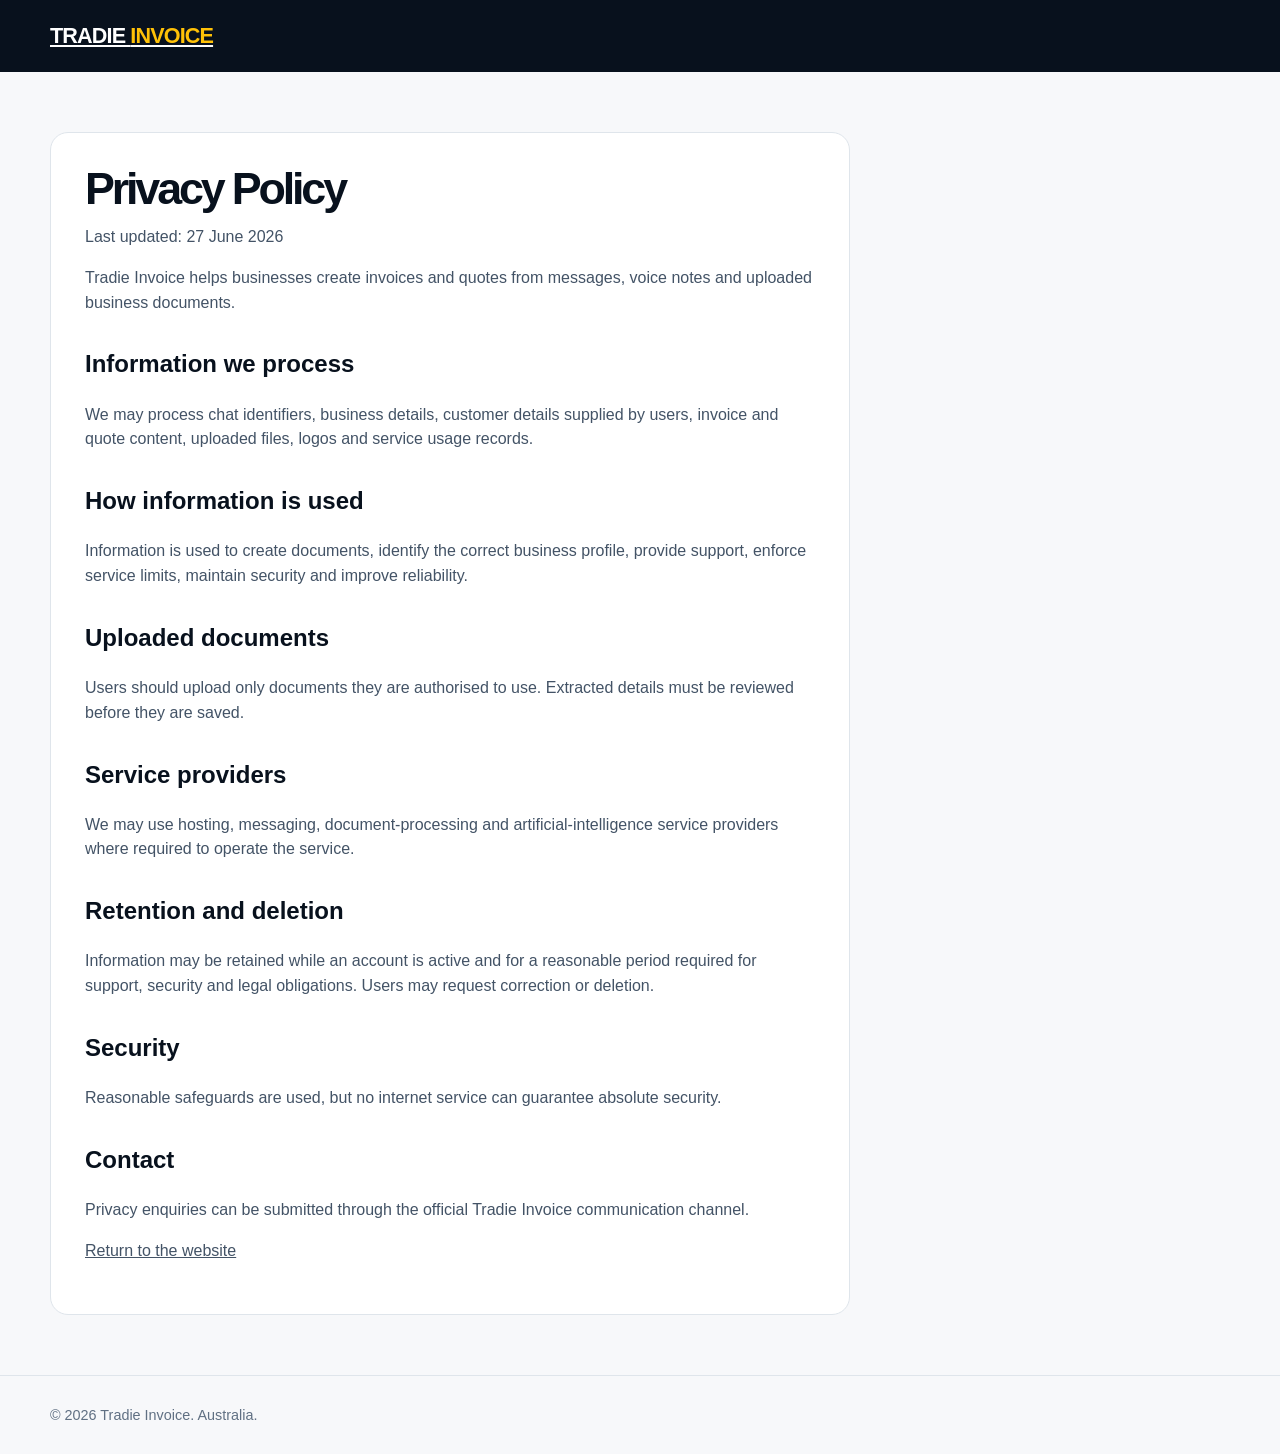
<file: docs/privacy.html>
<!doctype html>
<html lang="en">
<head><meta charset="utf-8"><meta name="viewport" content="width=device-width,initial-scale=1"><title>Privacy — Tradie Invoice</title><link rel="stylesheet" href="style.css"></head>
<body><header class="top"><div class="wrap nav"><a class="brand" href="index.html">TRADIE <span>INVOICE</span></a></div></header><main class="legal"><div class="wrap"><article><h1>Privacy Policy</h1><p>Last updated: 27 June 2026</p><p>Tradie Invoice helps businesses create invoices and quotes from messages, voice notes and uploaded business documents.</p><h2>Information we process</h2><p>We may process chat identifiers, business details, customer details supplied by users, invoice and quote content, uploaded files, logos and service usage records.</p><h2>How information is used</h2><p>Information is used to create documents, identify the correct business profile, provide support, enforce service limits, maintain security and improve reliability.</p><h2>Uploaded documents</h2><p>Users should upload only documents they are authorised to use. Extracted details must be reviewed before they are saved.</p><h2>Service providers</h2><p>We may use hosting, messaging, document-processing and artificial-intelligence service providers where required to operate the service.</p><h2>Retention and deletion</h2><p>Information may be retained while an account is active and for a reasonable period required for support, security and legal obligations. Users may request correction or deletion.</p><h2>Security</h2><p>Reasonable safeguards are used, but no internet service can guarantee absolute security.</p><h2>Contact</h2><p>Privacy enquiries can be submitted through the official Tradie Invoice communication channel.</p><p><a href="index.html">Return to the website</a></p></article></div></main><footer class="footer"><div class="wrap">© 2026 Tradie Invoice. Australia.</div></footer></body></html>
</file>
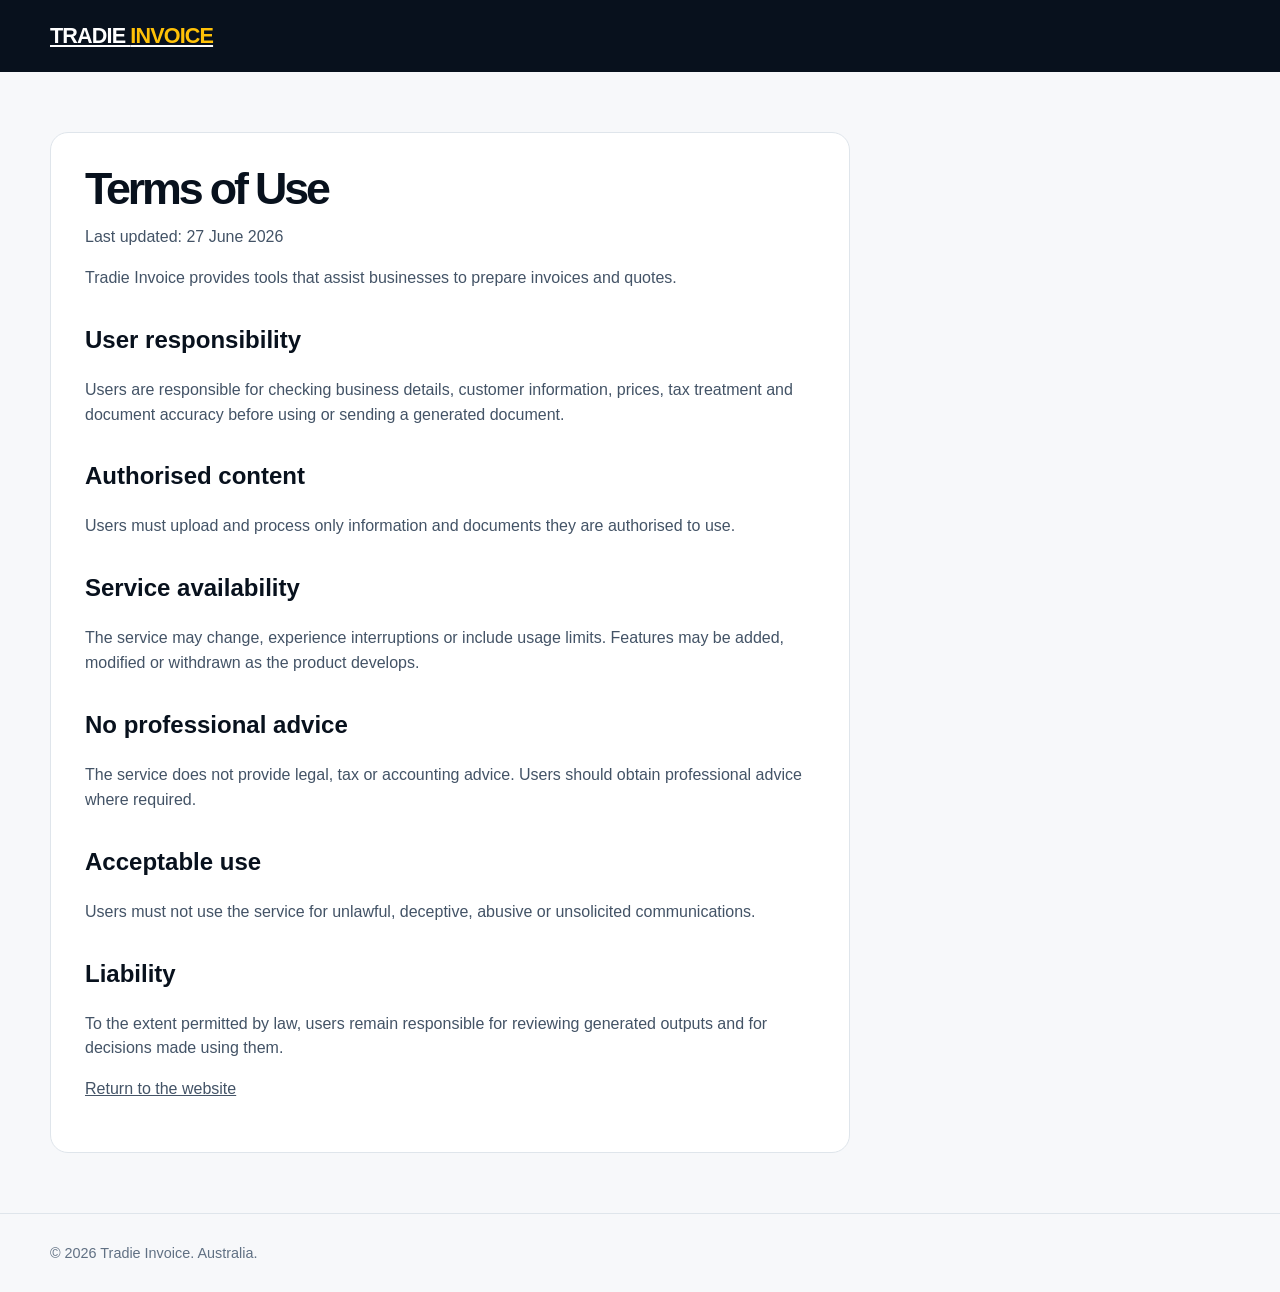
<file: docs/terms.html>
<!doctype html><html lang="en"><head><meta charset="utf-8"><meta name="viewport" content="width=device-width,initial-scale=1"><title>Terms — Tradie Invoice</title><link rel="stylesheet" href="style.css"></head><body><header class="top"><div class="wrap nav"><a class="brand" href="index.html">TRADIE <span>INVOICE</span></a></div></header><main class="legal"><div class="wrap"><article><h1>Terms of Use</h1><p>Last updated: 27 June 2026</p><p>Tradie Invoice provides tools that assist businesses to prepare invoices and quotes.</p><h2>User responsibility</h2><p>Users are responsible for checking business details, customer information, prices, tax treatment and document accuracy before using or sending a generated document.</p><h2>Authorised content</h2><p>Users must upload and process only information and documents they are authorised to use.</p><h2>Service availability</h2><p>The service may change, experience interruptions or include usage limits. Features may be added, modified or withdrawn as the product develops.</p><h2>No professional advice</h2><p>The service does not provide legal, tax or accounting advice. Users should obtain professional advice where required.</p><h2>Acceptable use</h2><p>Users must not use the service for unlawful, deceptive, abusive or unsolicited communications.</p><h2>Liability</h2><p>To the extent permitted by law, users remain responsible for reviewing generated outputs and for decisions made using them.</p><p><a href="index.html">Return to the website</a></p></article></div></main><footer class="footer"><div class="wrap">© 2026 Tradie Invoice. Australia.</div></footer></body></html>
</file>
<file: docs/style.css>
:root{--ink:#08111d;--panel:#101d2c;--yellow:#ffc107;--paper:#f7f8fa;--muted:#607083;--line:#dfe5eb}*{box-sizing:border-box}html{scroll-behavior:smooth}body{margin:0;font-family:Inter,Arial,sans-serif;color:var(--ink);background:var(--paper);line-height:1.55}a{color:inherit}.wrap{width:min(1180px,calc(100% - 36px));margin:auto}.top{background:var(--ink);color:#fff}.nav{min-height:72px;display:flex;align-items:center;justify-content:space-between;gap:18px}.brand{font-weight:900;letter-spacing:-.04em;font-size:1.35rem}.brand span{color:var(--yellow)}.navlinks{display:flex;gap:18px;align-items:center;font-weight:700;font-size:.92rem}.navlinks a{text-decoration:none}.hero{background:linear-gradient(135deg,#08111d 0%,#11263b 100%);color:#fff;padding:82px 0 90px}.hero-grid{display:grid;grid-template-columns:1.2fr .8fr;gap:46px;align-items:center}.eyebrow{display:inline-block;background:rgba(255,193,7,.14);color:#ffd451;border:1px solid rgba(255,193,7,.35);padding:7px 11px;border-radius:999px;font-size:.82rem;font-weight:800;text-transform:uppercase;letter-spacing:.08em}.dark-label{background:#fff7d6;color:#8a6500;border-color:#f4d66c}h1{font-size:clamp(2.8rem,7vw,5.6rem);line-height:.94;letter-spacing:-.07em;margin:22px 0}h1 span{color:var(--yellow)}.lead{font-size:1.2rem;color:#d4deea;max-width:680px}.actions{display:flex;gap:12px;flex-wrap:wrap;margin-top:30px}.btn{display:inline-flex;align-items:center;justify-content:center;min-height:52px;padding:0 21px;border-radius:10px;text-decoration:none;font-weight:900}.btn-primary{background:var(--yellow);color:#111}.btn-secondary{border:1px solid #53677c;color:#fff}.trial{background:#fff;color:var(--ink);border-radius:22px;padding:28px;box-shadow:0 24px 70px rgba(0,0,0,.27)}.trial h2{margin:0 0 8px;font-size:1.65rem}.trial-number{font-weight:950;font-size:4rem;line-height:1;color:#e4a900;margin:16px 0}.trial p{color:var(--muted)}.tick{display:flex;gap:10px;margin:12px 0;font-weight:750}.tick b{color:#0b8f51}.section{padding:76px 0}.section h2{font-size:clamp(2rem,4vw,3.2rem);letter-spacing:-.05em;margin:0 0 14px}.sub{color:var(--muted);max-width:680px;margin:0 0 34px}.demo-section{background:#fff;padding:90px 0}.demo-grid{display:grid;grid-template-columns:minmax(0,1fr) 520px;gap:68px;align-items:center}.video-shell{width:100%;max-width:520px;background:#07111f;border-radius:30px;padding:12px;box-shadow:0 28px 70px rgba(8,17,29,.24);margin-inline:auto;overflow:hidden}.video-shell video{display:block;width:100%;height:auto;object-fit:contain;border-radius:20px;background:#000}.demo-points{display:grid;gap:12px;margin-top:28px}.demo-points div{display:flex;align-items:center;gap:13px;font-weight:800}.demo-points b{width:34px;height:34px;border-radius:9px;background:var(--yellow);display:grid;place-items:center}.cards{display:grid;grid-template-columns:repeat(3,1fr);gap:18px}.card{background:#fff;border:1px solid var(--line);border-radius:17px;padding:25px}.num{width:42px;height:42px;border-radius:10px;background:var(--yellow);display:grid;place-items:center;font-weight:950}.card h3{margin:18px 0 8px}.card p{color:var(--muted);margin:0}.dark{background:var(--ink);color:#fff}.dark .sub{color:#adbdcd}.features{display:grid;grid-template-columns:repeat(2,1fr);gap:14px}.feature{border:1px solid #263b50;background:#0d1a28;padding:20px;border-radius:14px}.feature strong{display:block;margin-bottom:4px}.feature span{color:#adbdcd}.cta{padding:65px 0}.cta-box{background:var(--yellow);border-radius:22px;padding:40px;display:flex;align-items:center;justify-content:space-between;gap:25px}.cta-box h2{margin:0;font-size:clamp(2rem,4vw,3.2rem);letter-spacing:-.05em}.cta-box p{margin:8px 0 0}.cta-box .btn{background:var(--ink);color:#fff;white-space:nowrap}.legal{padding:60px 0}.legal article{max-width:800px;background:#fff;border:1px solid var(--line);border-radius:18px;padding:34px}.legal h1{font-size:2.8rem;color:var(--ink);margin:0 0 12px}.legal h2{margin-top:30px}.legal p,.legal li{color:#435366}.footer{border-top:1px solid var(--line);padding:28px 0;color:var(--muted);font-size:.9rem}.footer-row{display:flex;justify-content:space-between;gap:18px;flex-wrap:wrap}.footer a{margin-left:16px}@media(max-width:900px){.demo-grid{grid-template-columns:1fr 440px;gap:38px}.video-shell{max-width:440px}}@media(max-width:780px){.navlinks a:not(:last-child){display:none}.hero-grid,.cards,.features,.demo-grid{grid-template-columns:1fr}.hero{padding:58px 0}.trial{margin-top:8px}.demo-section{padding:58px 0}.video-shell{width:min(94vw,430px);max-width:430px}.cta-box{align-items:flex-start;flex-direction:column}.section{padding:58px 0}}
</file>
